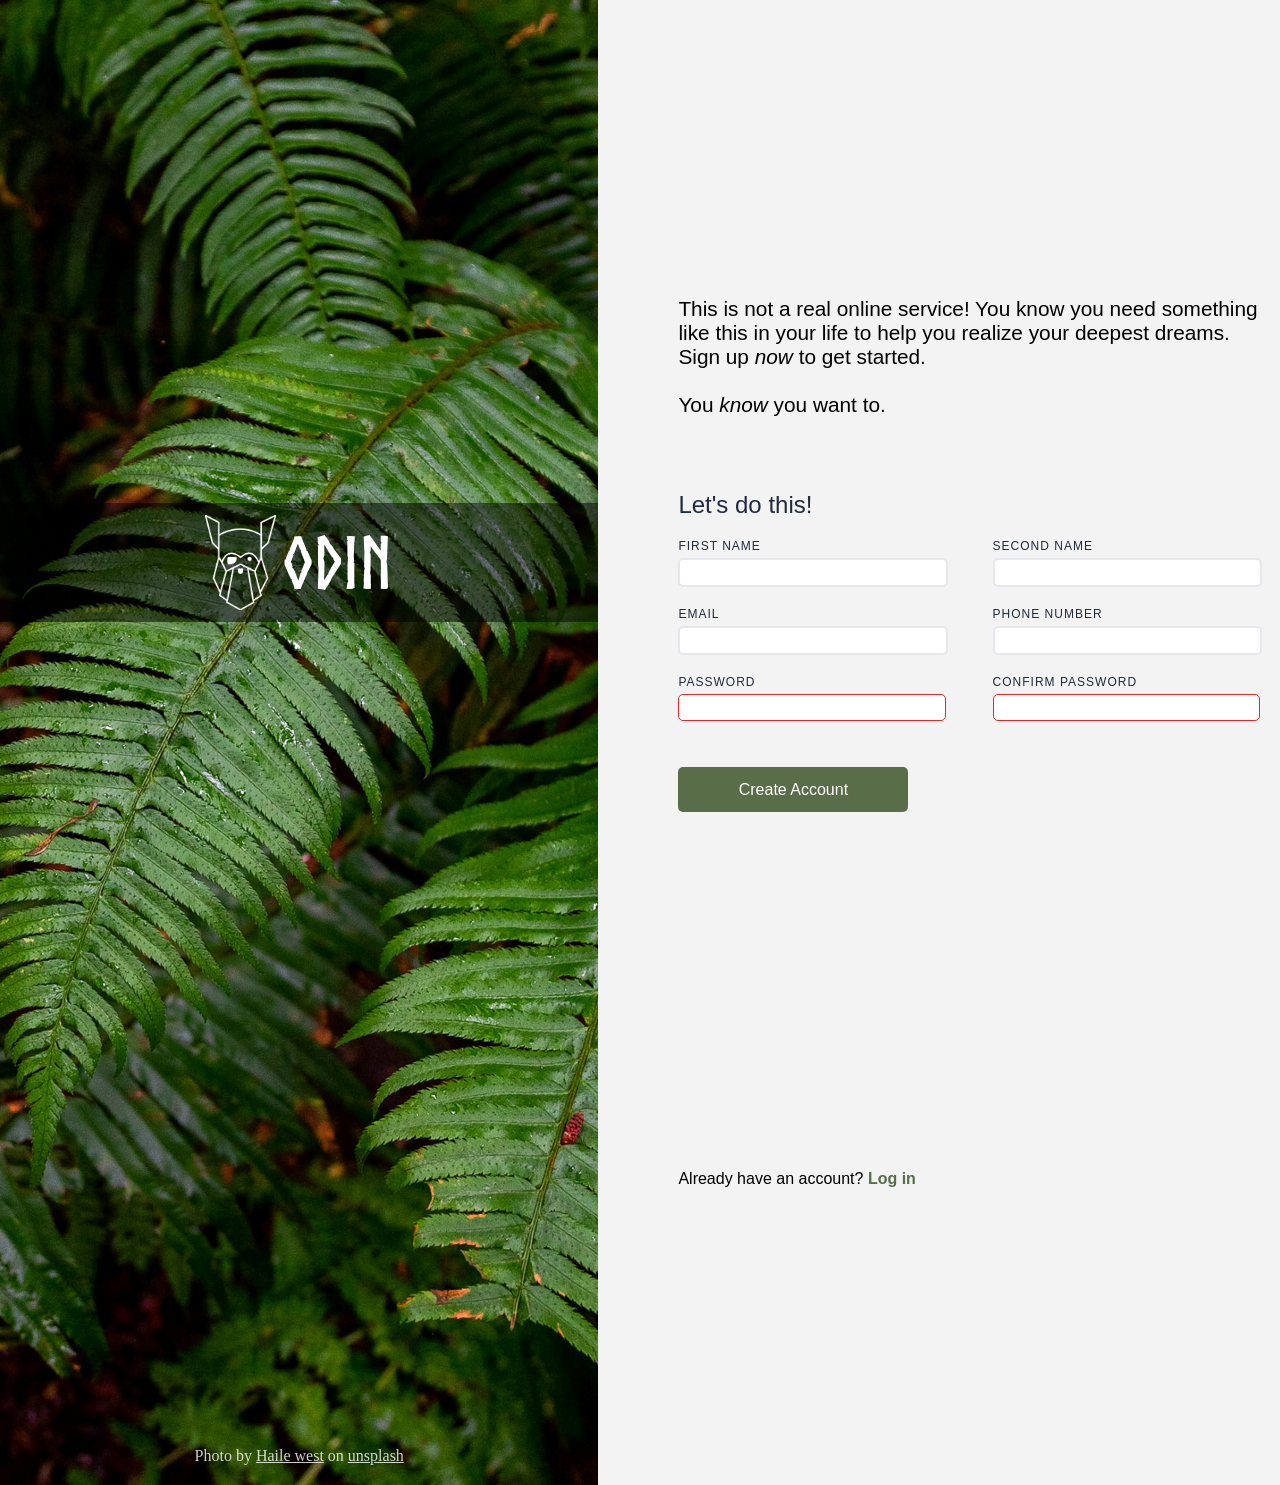
<file: index.html>
<!DOCTYPE html>
<html lang="en">
<head>
    <meta charset="UTF-8">
    <meta name="viewport" content="width=device-width, initial-scale=1.0">
    <title>Sign-up Form</title>
    <link rel="stylesheet" href="style.css">
</head>
<body>
     <div class="left">
        <div class="banner">
        <div class="banner-image"></div>
        <div class="banner-text">Odin</div>
       </div>
      <div class="banner-credit">Photo by <a href="https://unsplash.com/photos/green-leaf-plant-in-close-up-photography-25xggax4bSA">Haile west</a> on <a href="https://unsplash.com/">unsplash</a></div>
   </div>
     <div class="right">
        <div class="form-heading">
        This is not a real online service! You know you need something 
        like this in your life to help you realize your deepest dreams. <br>
        Sign up <i>now</i> to get started.
        <br>
        <br>        
        You <i>know</i> you want to.
        </div>
        <form action="" method="post" class="form-main"> 
            <legend>Let's do this!</legend>
            <div class="form-grid">
            <div class="form-row">
                <label for="name">FIRST NAME</label>
                <input type="text" name="username" id="username" >
            </div>
            <div class="form-row">
                <label for="second-name" >SECOND NAME</label>
                <input type="text" name="username" id="username" >
            </div>
            <div class="form-row">
                <label for="email">EMAIL</label>
                <input type="email" name="email" id="email">
            </div>
            <div class="form-row">
                <label for="Phone Number"> PHONE NUMBER</label>
                <input type="tel" name="phone-number" id="tel">
            </div>
            <div class="form-row">
                <label for="password">PASSWORD</label>
                <input type="password" name="password" id="password">
            </div>
            <div class="form-row">
                <label for="password-conformation">CONFIRM PASSWORD</label>
                <input type="password" name="password-conformation" id="password-conformation">
            </div>
            </div>
            <button type="submit">Create Account</button>
        </form>
        <div class="Account">
            Already have an account?  <a href="#" class="log-in">Log in</a>
        </div>
     </div>
     
</body>

</html>
</file>
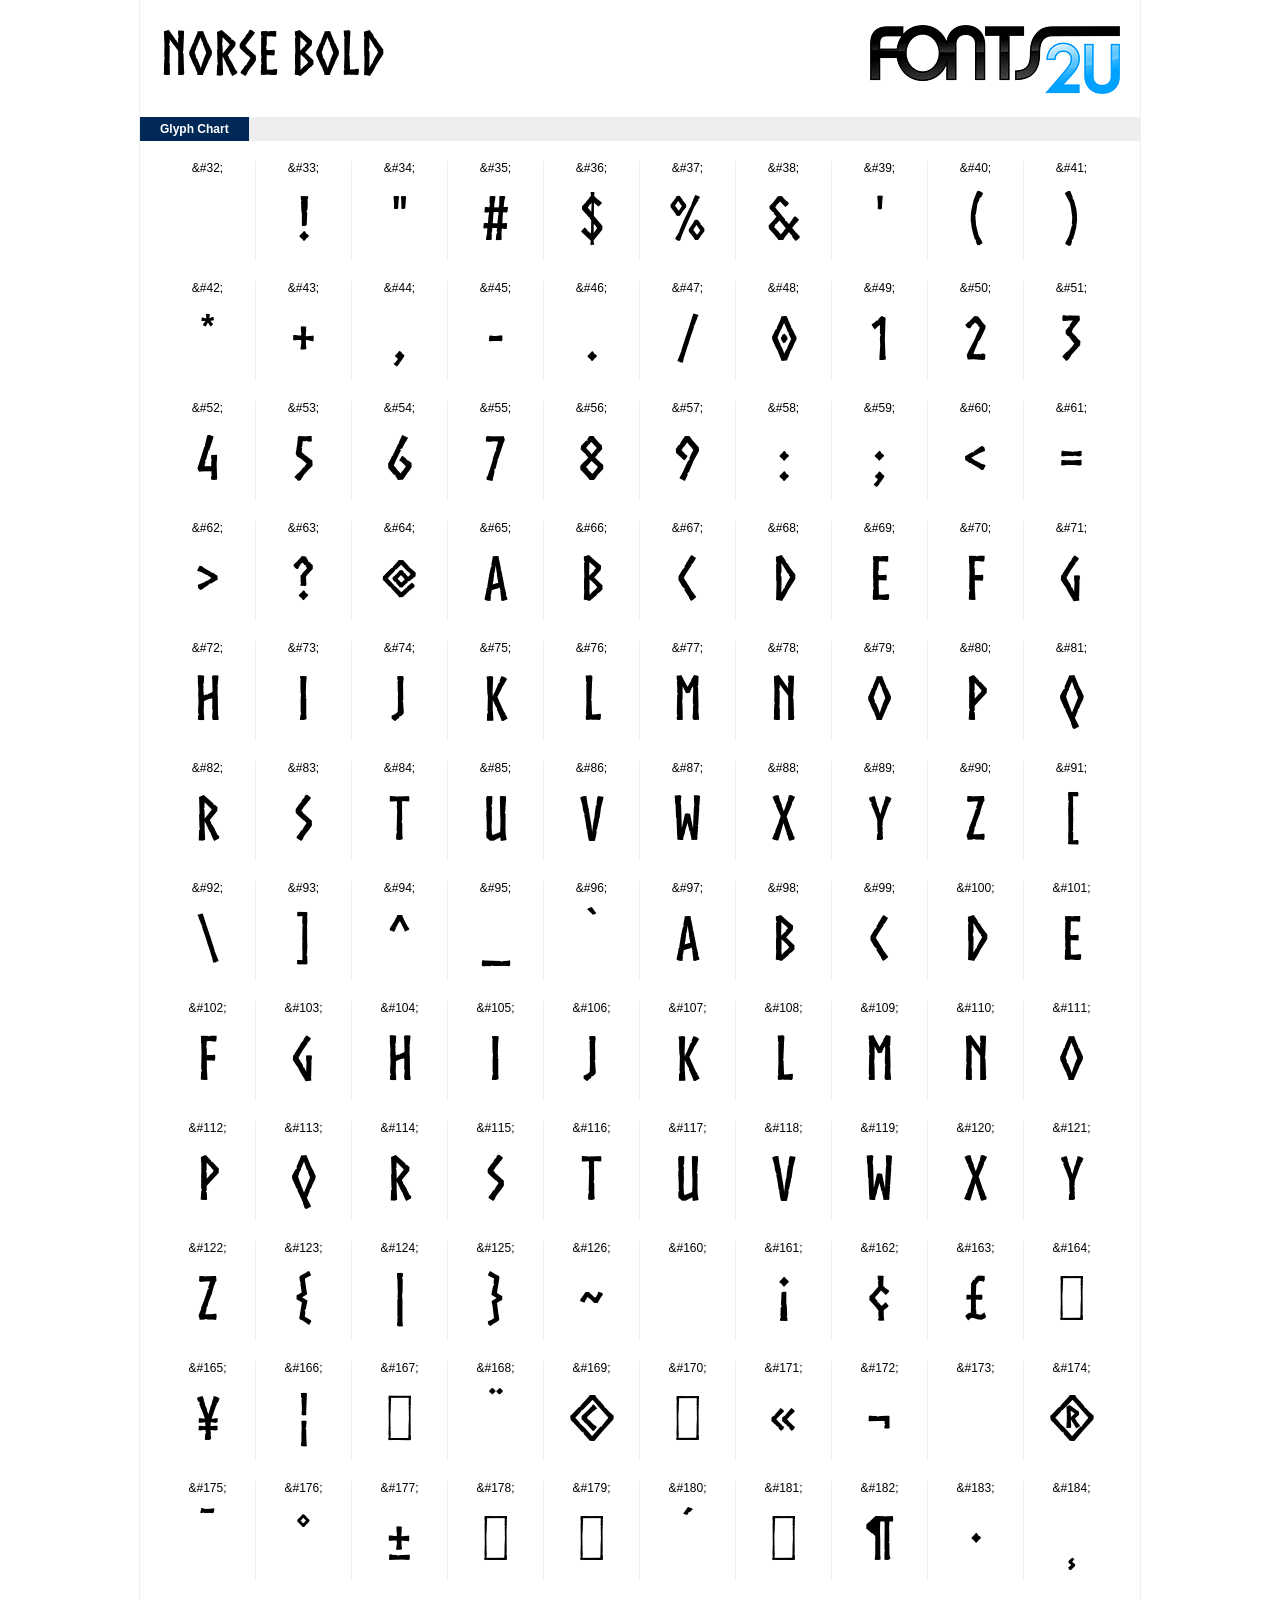
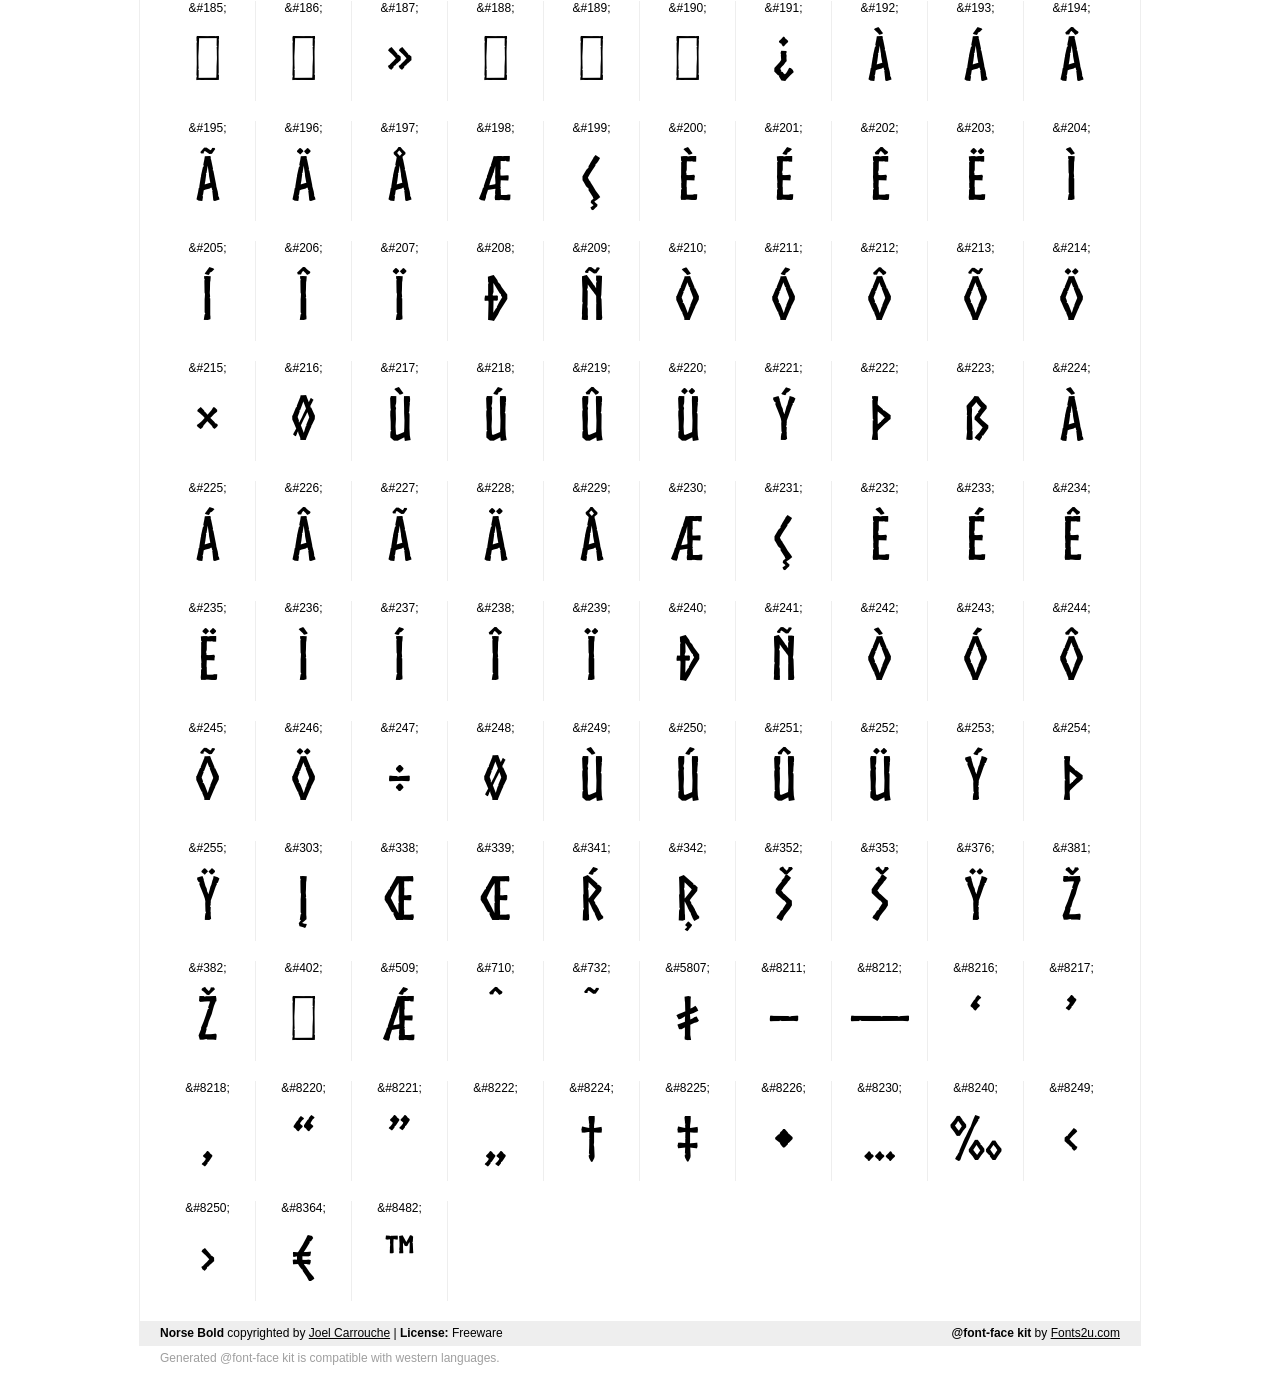
<file: Norse_Bold/demo.html>
﻿<!DOCTYPE html PUBLIC "-//W3C//DTD XHTML 1.0 Strict//EN" "http://www.w3.org/TR/xhtml1/DTD/xhtml1-strict.dtd"> 

<html xmlns="http://www.w3.org/1999/xhtml"> 

  <head> 

    <title>Norse Bold @font-face kit sample</title> 
    <meta http-equiv="Content-Type" content="text/html; charset=utf-8" />
    
    <style media="screen" type="text/css">/*<![CDATA[*/@import 'stylesheet.css';/*]]>*/</style>
    <style media="screen" type="text/css">/*<![CDATA[*/@import 'demo-files/demo.css';/*]]>*/</style>
    <style type="text/css">#title,#glyphs p{font-family:"Norse Bold"}</style>

 </head> 
 
<body> 

	<div id="wrapper">
		<div id="title">
			Norse Bold		</div>
		<div id="logo">
			<a href="https://fonts2u.com" target="_blank"><img src="demo-files/fonts2u_logo.gif" width="250" height="69" alt="Fonts2u.com logo" /></a>
		</div>
		<div class="clr"></div>

		<div id="menu">
			<ul>
				<li class="selected"><a href="#glyphs">Glyph Chart</a></li>
			<ul>
			<div class="clr"></div>
		</div>

		<div id="content">
			
			<div id="glyphs">
				<div class="g">&amp;#32;<p> </p></div>
<div class="g">&amp;#33;<p>!</p></div>
<div class="g">&amp;#34;<p>"</p></div>
<div class="g">&amp;#35;<p>#</p></div>
<div class="g">&amp;#36;<p>$</p></div>
<div class="g">&amp;#37;<p>%</p></div>
<div class="g">&amp;#38;<p>&</p></div>
<div class="g">&amp;#39;<p>'</p></div>
<div class="g">&amp;#40;<p>(</p></div>
<div class="g noborder">&amp;#41;<p>)</p></div>
<div class="clr"></div><div class="g">&amp;#42;<p>*</p></div>
<div class="g">&amp;#43;<p>+</p></div>
<div class="g">&amp;#44;<p>,</p></div>
<div class="g">&amp;#45;<p>-</p></div>
<div class="g">&amp;#46;<p>.</p></div>
<div class="g">&amp;#47;<p>/</p></div>
<div class="g">&amp;#48;<p>0</p></div>
<div class="g">&amp;#49;<p>1</p></div>
<div class="g">&amp;#50;<p>2</p></div>
<div class="g noborder">&amp;#51;<p>3</p></div>
<div class="clr"></div><div class="g">&amp;#52;<p>4</p></div>
<div class="g">&amp;#53;<p>5</p></div>
<div class="g">&amp;#54;<p>6</p></div>
<div class="g">&amp;#55;<p>7</p></div>
<div class="g">&amp;#56;<p>8</p></div>
<div class="g">&amp;#57;<p>9</p></div>
<div class="g">&amp;#58;<p>:</p></div>
<div class="g">&amp;#59;<p>;</p></div>
<div class="g">&amp;#60;<p><</p></div>
<div class="g noborder">&amp;#61;<p>=</p></div>
<div class="clr"></div><div class="g">&amp;#62;<p>></p></div>
<div class="g">&amp;#63;<p>?</p></div>
<div class="g">&amp;#64;<p>@</p></div>
<div class="g">&amp;#65;<p>A</p></div>
<div class="g">&amp;#66;<p>B</p></div>
<div class="g">&amp;#67;<p>C</p></div>
<div class="g">&amp;#68;<p>D</p></div>
<div class="g">&amp;#69;<p>E</p></div>
<div class="g">&amp;#70;<p>F</p></div>
<div class="g noborder">&amp;#71;<p>G</p></div>
<div class="clr"></div><div class="g">&amp;#72;<p>H</p></div>
<div class="g">&amp;#73;<p>I</p></div>
<div class="g">&amp;#74;<p>J</p></div>
<div class="g">&amp;#75;<p>K</p></div>
<div class="g">&amp;#76;<p>L</p></div>
<div class="g">&amp;#77;<p>M</p></div>
<div class="g">&amp;#78;<p>N</p></div>
<div class="g">&amp;#79;<p>O</p></div>
<div class="g">&amp;#80;<p>P</p></div>
<div class="g noborder">&amp;#81;<p>Q</p></div>
<div class="clr"></div><div class="g">&amp;#82;<p>R</p></div>
<div class="g">&amp;#83;<p>S</p></div>
<div class="g">&amp;#84;<p>T</p></div>
<div class="g">&amp;#85;<p>U</p></div>
<div class="g">&amp;#86;<p>V</p></div>
<div class="g">&amp;#87;<p>W</p></div>
<div class="g">&amp;#88;<p>X</p></div>
<div class="g">&amp;#89;<p>Y</p></div>
<div class="g">&amp;#90;<p>Z</p></div>
<div class="g noborder">&amp;#91;<p>[</p></div>
<div class="clr"></div><div class="g">&amp;#92;<p>\</p></div>
<div class="g">&amp;#93;<p>]</p></div>
<div class="g">&amp;#94;<p>^</p></div>
<div class="g">&amp;#95;<p>_</p></div>
<div class="g">&amp;#96;<p>`</p></div>
<div class="g">&amp;#97;<p>a</p></div>
<div class="g">&amp;#98;<p>b</p></div>
<div class="g">&amp;#99;<p>c</p></div>
<div class="g">&amp;#100;<p>d</p></div>
<div class="g noborder">&amp;#101;<p>e</p></div>
<div class="clr"></div><div class="g">&amp;#102;<p>f</p></div>
<div class="g">&amp;#103;<p>g</p></div>
<div class="g">&amp;#104;<p>h</p></div>
<div class="g">&amp;#105;<p>i</p></div>
<div class="g">&amp;#106;<p>j</p></div>
<div class="g">&amp;#107;<p>k</p></div>
<div class="g">&amp;#108;<p>l</p></div>
<div class="g">&amp;#109;<p>m</p></div>
<div class="g">&amp;#110;<p>n</p></div>
<div class="g noborder">&amp;#111;<p>o</p></div>
<div class="clr"></div><div class="g">&amp;#112;<p>p</p></div>
<div class="g">&amp;#113;<p>q</p></div>
<div class="g">&amp;#114;<p>r</p></div>
<div class="g">&amp;#115;<p>s</p></div>
<div class="g">&amp;#116;<p>t</p></div>
<div class="g">&amp;#117;<p>u</p></div>
<div class="g">&amp;#118;<p>v</p></div>
<div class="g">&amp;#119;<p>w</p></div>
<div class="g">&amp;#120;<p>x</p></div>
<div class="g noborder">&amp;#121;<p>y</p></div>
<div class="clr"></div><div class="g">&amp;#122;<p>z</p></div>
<div class="g">&amp;#123;<p>{</p></div>
<div class="g">&amp;#124;<p>|</p></div>
<div class="g">&amp;#125;<p>}</p></div>
<div class="g">&amp;#126;<p>~</p></div>
<div class="g">&amp;#160;<p> </p></div>
<div class="g">&amp;#161;<p>¡</p></div>
<div class="g">&amp;#162;<p>¢</p></div>
<div class="g">&amp;#163;<p>£</p></div>
<div class="g noborder">&amp;#164;<p>¤</p></div>
<div class="clr"></div><div class="g">&amp;#165;<p>¥</p></div>
<div class="g">&amp;#166;<p>¦</p></div>
<div class="g">&amp;#167;<p>§</p></div>
<div class="g">&amp;#168;<p>¨</p></div>
<div class="g">&amp;#169;<p>©</p></div>
<div class="g">&amp;#170;<p>ª</p></div>
<div class="g">&amp;#171;<p>«</p></div>
<div class="g">&amp;#172;<p>¬</p></div>
<div class="g">&amp;#173;<p>­</p></div>
<div class="g noborder">&amp;#174;<p>®</p></div>
<div class="clr"></div><div class="g">&amp;#175;<p>¯</p></div>
<div class="g">&amp;#176;<p>°</p></div>
<div class="g">&amp;#177;<p>±</p></div>
<div class="g">&amp;#178;<p>²</p></div>
<div class="g">&amp;#179;<p>³</p></div>
<div class="g">&amp;#180;<p>´</p></div>
<div class="g">&amp;#181;<p>µ</p></div>
<div class="g">&amp;#182;<p>¶</p></div>
<div class="g">&amp;#183;<p>·</p></div>
<div class="g noborder">&amp;#184;<p>¸</p></div>
<div class="clr"></div><div class="g">&amp;#185;<p>¹</p></div>
<div class="g">&amp;#186;<p>º</p></div>
<div class="g">&amp;#187;<p>»</p></div>
<div class="g">&amp;#188;<p>¼</p></div>
<div class="g">&amp;#189;<p>½</p></div>
<div class="g">&amp;#190;<p>¾</p></div>
<div class="g">&amp;#191;<p>¿</p></div>
<div class="g">&amp;#192;<p>À</p></div>
<div class="g">&amp;#193;<p>Á</p></div>
<div class="g noborder">&amp;#194;<p>Â</p></div>
<div class="clr"></div><div class="g">&amp;#195;<p>Ã</p></div>
<div class="g">&amp;#196;<p>Ä</p></div>
<div class="g">&amp;#197;<p>Å</p></div>
<div class="g">&amp;#198;<p>Æ</p></div>
<div class="g">&amp;#199;<p>Ç</p></div>
<div class="g">&amp;#200;<p>È</p></div>
<div class="g">&amp;#201;<p>É</p></div>
<div class="g">&amp;#202;<p>Ê</p></div>
<div class="g">&amp;#203;<p>Ë</p></div>
<div class="g noborder">&amp;#204;<p>Ì</p></div>
<div class="clr"></div><div class="g">&amp;#205;<p>Í</p></div>
<div class="g">&amp;#206;<p>Î</p></div>
<div class="g">&amp;#207;<p>Ï</p></div>
<div class="g">&amp;#208;<p>Ð</p></div>
<div class="g">&amp;#209;<p>Ñ</p></div>
<div class="g">&amp;#210;<p>Ò</p></div>
<div class="g">&amp;#211;<p>Ó</p></div>
<div class="g">&amp;#212;<p>Ô</p></div>
<div class="g">&amp;#213;<p>Õ</p></div>
<div class="g noborder">&amp;#214;<p>Ö</p></div>
<div class="clr"></div><div class="g">&amp;#215;<p>×</p></div>
<div class="g">&amp;#216;<p>Ø</p></div>
<div class="g">&amp;#217;<p>Ù</p></div>
<div class="g">&amp;#218;<p>Ú</p></div>
<div class="g">&amp;#219;<p>Û</p></div>
<div class="g">&amp;#220;<p>Ü</p></div>
<div class="g">&amp;#221;<p>Ý</p></div>
<div class="g">&amp;#222;<p>Þ</p></div>
<div class="g">&amp;#223;<p>ß</p></div>
<div class="g noborder">&amp;#224;<p>à</p></div>
<div class="clr"></div><div class="g">&amp;#225;<p>á</p></div>
<div class="g">&amp;#226;<p>â</p></div>
<div class="g">&amp;#227;<p>ã</p></div>
<div class="g">&amp;#228;<p>ä</p></div>
<div class="g">&amp;#229;<p>å</p></div>
<div class="g">&amp;#230;<p>æ</p></div>
<div class="g">&amp;#231;<p>ç</p></div>
<div class="g">&amp;#232;<p>è</p></div>
<div class="g">&amp;#233;<p>é</p></div>
<div class="g noborder">&amp;#234;<p>ê</p></div>
<div class="clr"></div><div class="g">&amp;#235;<p>ë</p></div>
<div class="g">&amp;#236;<p>ì</p></div>
<div class="g">&amp;#237;<p>í</p></div>
<div class="g">&amp;#238;<p>î</p></div>
<div class="g">&amp;#239;<p>ï</p></div>
<div class="g">&amp;#240;<p>ð</p></div>
<div class="g">&amp;#241;<p>ñ</p></div>
<div class="g">&amp;#242;<p>ò</p></div>
<div class="g">&amp;#243;<p>ó</p></div>
<div class="g noborder">&amp;#244;<p>ô</p></div>
<div class="clr"></div><div class="g">&amp;#245;<p>õ</p></div>
<div class="g">&amp;#246;<p>ö</p></div>
<div class="g">&amp;#247;<p>÷</p></div>
<div class="g">&amp;#248;<p>ø</p></div>
<div class="g">&amp;#249;<p>ù</p></div>
<div class="g">&amp;#250;<p>ú</p></div>
<div class="g">&amp;#251;<p>û</p></div>
<div class="g">&amp;#252;<p>ü</p></div>
<div class="g">&amp;#253;<p>ý</p></div>
<div class="g noborder">&amp;#254;<p>þ</p></div>
<div class="clr"></div><div class="g">&amp;#255;<p>ÿ</p></div>
<div class="g">&amp;#303;<p>į</p></div>
<div class="g">&amp;#338;<p>Œ</p></div>
<div class="g">&amp;#339;<p>œ</p></div>
<div class="g">&amp;#341;<p>ŕ</p></div>
<div class="g">&amp;#342;<p>Ŗ</p></div>
<div class="g">&amp;#352;<p>Š</p></div>
<div class="g">&amp;#353;<p>š</p></div>
<div class="g">&amp;#376;<p>Ÿ</p></div>
<div class="g noborder">&amp;#381;<p>Ž</p></div>
<div class="clr"></div><div class="g">&amp;#382;<p>ž</p></div>
<div class="g">&amp;#402;<p>ƒ</p></div>
<div class="g">&amp;#509;<p>ǽ</p></div>
<div class="g">&amp;#710;<p>ˆ</p></div>
<div class="g">&amp;#732;<p>˜</p></div>
<div class="g">&amp;#5807;<p>ᚯ</p></div>
<div class="g">&amp;#8211;<p>–</p></div>
<div class="g">&amp;#8212;<p>—</p></div>
<div class="g">&amp;#8216;<p>‘</p></div>
<div class="g noborder">&amp;#8217;<p>’</p></div>
<div class="clr"></div><div class="g">&amp;#8218;<p>‚</p></div>
<div class="g">&amp;#8220;<p>“</p></div>
<div class="g">&amp;#8221;<p>”</p></div>
<div class="g">&amp;#8222;<p>„</p></div>
<div class="g">&amp;#8224;<p>†</p></div>
<div class="g">&amp;#8225;<p>‡</p></div>
<div class="g">&amp;#8226;<p>•</p></div>
<div class="g">&amp;#8230;<p>…</p></div>
<div class="g">&amp;#8240;<p>‰</p></div>
<div class="g noborder">&amp;#8249;<p>‹</p></div>
<div class="clr"></div><div class="g">&amp;#8250;<p>›</p></div>
<div class="g">&amp;#8364;<p>€</p></div>
<div class="g">&amp;#8482;<p>™</p></div>
			</div>
			
			<div class="clr"></div>

		</div>

		<div id="footer">
			<div id="copyright"><strong>Norse Bold</strong> copyrighted by <a href="http://www.joelcarrouche.com" target="_blank">Joel Carrouche</a> | <strong>License:</strong> Freeware</div>
			<div id="generated"><strong>@font-face kit</strong> by <a href="https://fonts2u.com" target="_blank">Fonts2u.com</a></div>
			<div class="clr"></div>
		</div>
	</div>
	<div id="support">Generated @font-face kit is compatible with western languages.</div>

</body> 

</html>
</file>
<file: style.css>
@font-face{
    font-family:Norse;
    src: 
url(Norse_Bold/Norsebold.woff) format("woff"),
}
* {
  margin: 0;
  padding: 0;
}
html , body {
    height: 100%;
}
body{
    display: flex;
    min-height: 100vh;
    min-width: 106vw;
      font-family: 'Inter', 'Montserrat', Arial, sans-serif;
}

.left {
  flex: 1;
  background-image: url("halie-west-25xggax4bSA-unsplash.jpg");
  background-size: cover;
  background-position: center;
  height: 165vh;
  position: relative;
  display: flex;
  flex-direction: column;
  justify-content: center;
}

.banner {
  background-color: rgba(0, 0, 0, 0.5);
  position: relative;
  bottom: 180px;
  display: flex;
  justify-content: center;
  align-items: center;
  padding: 20px 0;
}

.banner-image{
    background-image: url(odin-lined.png);
    background-size: contain;
    background-repeat: no-repeat;
    height: 120%;
    width: 13%;

}
.banner-text{
    color: white;
    font-family:Norse;
    font-size: 4.5rem;
}
.banner-credit{
    color: white;
    position: absolute;
    bottom: 20px;
    width: 100%;
    font-family: 'Times New Roman', Times, serif;
    opacity: 0.8;
    text-align: center;
        
}
.banner-credit a{
    
    color: white;
    text-transform: underline;
}
.right{
 flex: 1;
  background-color: #f3f3f3;
  justify-content: center;
  min-height: 165vh;
  padding: 0 80px;
}
.form-heading{
    font-size: 1.3rem;
    max-width: 700px;
    font-weight: 500;
    font-family: 'Franklin Gothic Medium', 'Arial Narrow', Arial, sans-serif;
    position: relative;
    top: 20%;
} 
.form-main{
    position:relative;
    top: 25%;
}
legend{
    font-weight: 500;
    color: #030f25e0;
    font-size: x-large;
    margin-bottom: 20px;
}
.form-grid{
   display: grid;
   grid-template-columns: 1fr 1fr ;
   gap: 20px 30px;
}
.form-row{
    display: flex;
    flex-direction: column;
}
label {
  font-size: 12px;
  margin-bottom: 5px;
  letter-spacing: 1px;
  font-family: 'Inter' , sans-serif;
  color: #030f25e0;
  font-weight: 200;
}
input{
    width: 90%;
    height: 25px;
    border: 2px solid #E5E7EB;
    border-radius: 5px;
    padding-left: 10px;    
}
input:focus{
    outline: none;
    border: 1.5px solid rgb(43, 43, 214);
    box-shadow: inset;
}
input[type="password"]{
 border: 1.5px solid rgb(223, 43, 43);
}

button{
   background-color: #596D48 ; 
   color: #fff;
   height: 45px;
   font-size: medium;
   border: none;
   border-radius: 5px;
   width: 230px;
   position: absolute;
    top: 120%;
}
button:hover{
    cursor: pointer;
}
.Account{
    position: absolute;
    top: 130%;
}
.log-in{
    text-decoration: none;
    color: #596D48;
    font-weight: 600;
}
</file>
